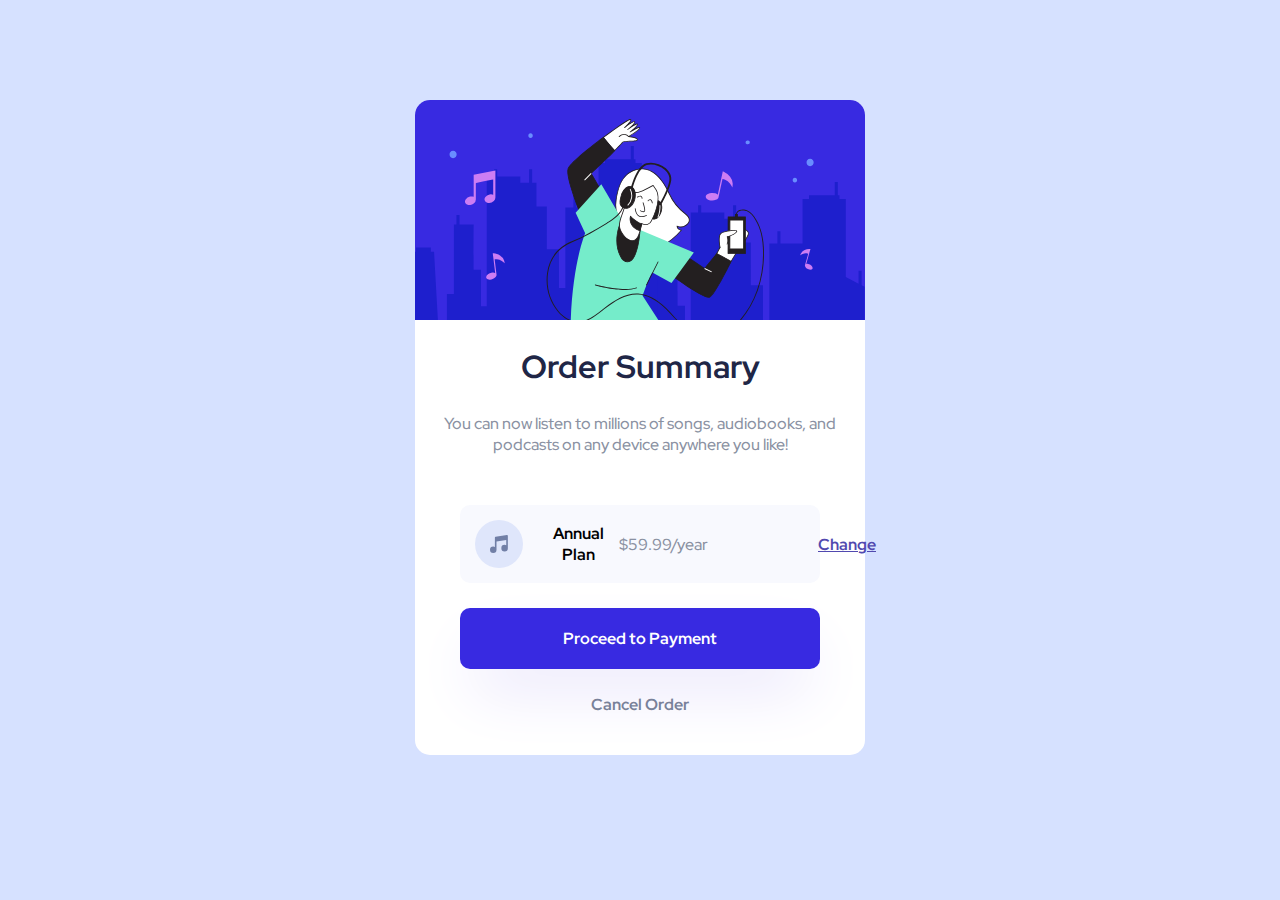
<file: cviceni/index.html>
<!DOCTYPE html>
<html lang="en">
  <head>
    <meta charset="UTF-8" />
    <meta name="viewport" content="width=device-width, initial-scale=1.0" />
    <link rel="preconnect" href="https://fonts.googleapis.com" />
    <link rel="preconnect" href="https://fonts.gstatic.com" crossorigin />
    <link
      href="https://fonts.googleapis.com/css2?family=Red+Hat+Display:wght@400;500;600;700;800;900&display=swap"
      rel="stylesheet"
    />
    <link rel="stylesheet" href="style.css" />
    <title>Order summary card</title>
  </head>
  <body>
    <div class="hlavni">
      
      <img src="img/illustration-hero.svg" class="img" alt="illustration">
      
      
      <div class="text">
        <h1>Order Summary</h1> 
        <p>You can now listen to millions of songs, audiobooks, and
            podcasts on any device anywhere you like!</p>
      </div>
      
      <div class="tlacitko_change">
        <img src="img/icon-music.svg" class="icon" alt="music icon">
        <p><strong>Annual Plan</strong><br> <div class="text_cena">$59.99/year</div></p>
        <a href=""><strong>Change</strong></a> 
      </div>
      
      <div class="tlacitko_payment">
        <a href=""><strong>Proceed to Payment</strong></a>
      </div>

      <div class="tlacitko_cancel">
        <a href=""><strong>Cancel Order</strong> </a>
     </div>
    
    </div>
  </body>
</html>
</file>
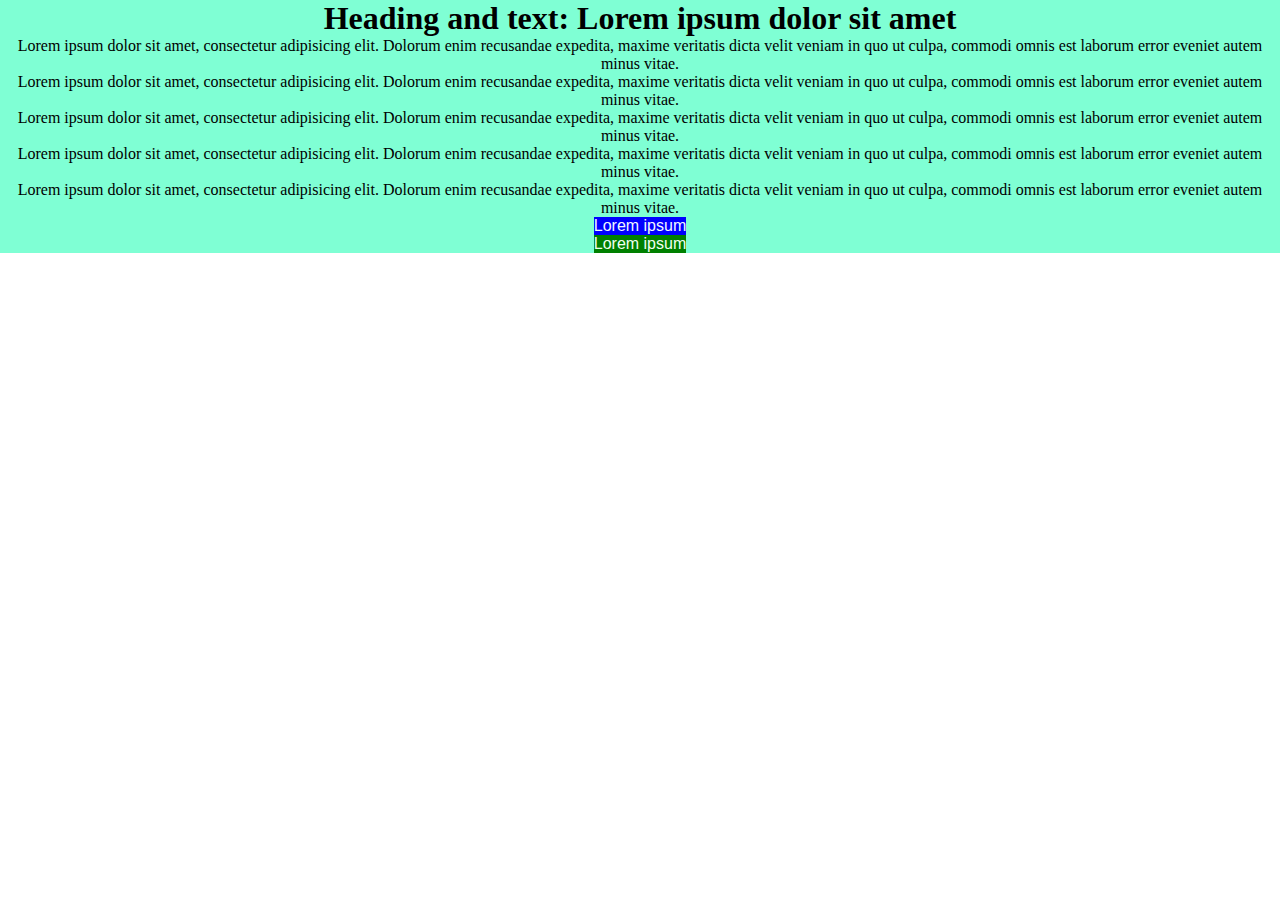
<file: jednotky_demo/index.html>
<!DOCTYPE html>
<html lang="en">
  <head>
    <meta charset="UTF-8" />
    <meta http-equiv="X-UA-Compatible" content="IE=edge" />
    <meta name="viewport" content="width=device-width, initial-scale=1.0" />
    <link rel="stylesheet" href="style.css" />
    <title>Document</title>
  </head>
  <body>
    <div class="container">
      <h1>Heading and text: Lorem ipsum dolor sit amet</h1>
      <div class="text">
        <p>
          Lorem ipsum dolor sit amet, consectetur adipisicing elit. Dolorum enim
          recusandae expedita, maxime veritatis dicta velit veniam in quo ut
          culpa, commodi omnis est laborum error eveniet autem minus vitae.
        </p>

        <p>
          Lorem ipsum dolor sit amet, consectetur adipisicing elit. Dolorum enim
          recusandae expedita, maxime veritatis dicta velit veniam in quo ut
          culpa, commodi omnis est laborum error eveniet autem minus vitae.
        </p>

        <p>
          Lorem ipsum dolor sit amet, consectetur adipisicing elit. Dolorum enim
          recusandae expedita, maxime veritatis dicta velit veniam in quo ut
          culpa, commodi omnis est laborum error eveniet autem minus vitae.
        </p>

        <p>
          Lorem ipsum dolor sit amet, consectetur adipisicing elit. Dolorum enim
          recusandae expedita, maxime veritatis dicta velit veniam in quo ut
          culpa, commodi omnis est laborum error eveniet autem minus vitae.
        </p>

        <p>
          Lorem ipsum dolor sit amet, consectetur adipisicing elit. Dolorum enim
          recusandae expedita, maxime veritatis dicta velit veniam in quo ut
          culpa, commodi omnis est laborum error eveniet autem minus vitae.
        </p>
      </div>
      <button class="first">Lorem ipsum</button>
      <button class="second">Lorem ipsum</button>
    </div>
  </body>
</html>
</file>
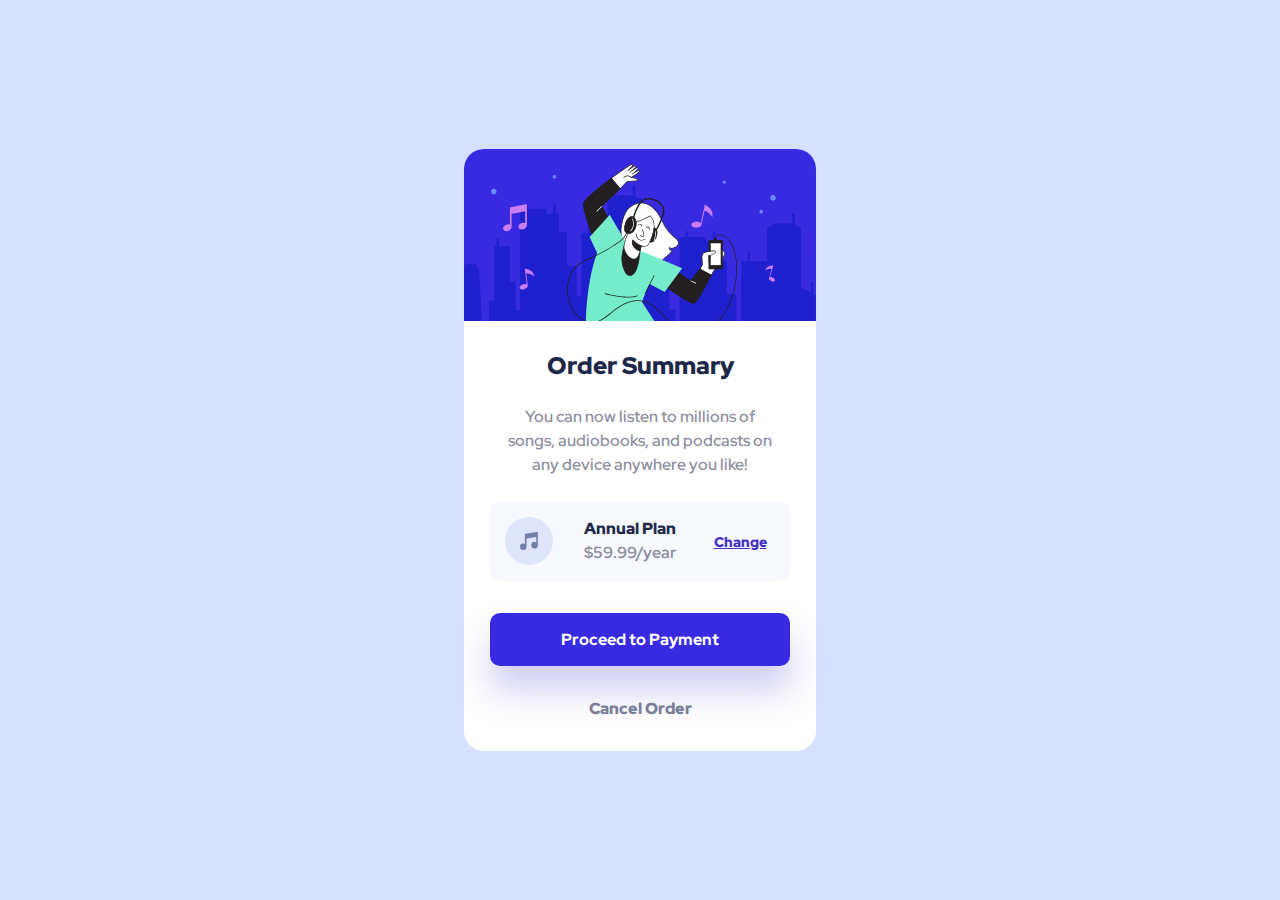
<file: reseni/index.html>
<!DOCTYPE html>
<html lang="en">
  <head>
    <meta charset="UTF-8" />
    <meta name="viewport" content="width=device-width, initial-scale=1.0" />
    <link rel="preconnect" href="https://fonts.googleapis.com" />
    <link rel="preconnect" href="https://fonts.gstatic.com" crossorigin />
    <link
      href="https://fonts.googleapis.com/css2?family=Red+Hat+Display:wght@400;500;600;700;800;900&display=swap"
      rel="stylesheet"
    />
    <link rel="stylesheet" href="style.css" />
    <title>Order summary card</title>
  </head>
  <body>
    <div class="order-summary">
      <img src="img/illustration-hero.svg" alt="Music fan" class="main-img" />
      <div class="container">
        <h1>Order Summary</h1>
        <p class="description">
          You can now listen to millions of songs, audiobooks, and podcasts on
          any device anywhere you like!
        </p>
        <div class="order">
          <img src="img/icon-music.svg" alt="Music icon" />
          <div class="selection">
            <p class="plan">Annual Plan</p>
            <p class="price">$59.99/year</p>
          </div>
          <button class="change">Change</button>
        </div>
        <button class="proceed">Proceed to Payment</button>
        <button class="cancel">Cancel Order</button>
      </div>
    </div>
  </body>
</html>
</file>
<file: cviceni/style.css>
* {
  box-sizing: border-box;
  margin: 0;
  padding: 0;
}

html {
  font-family: 'Red Hat Display', sans-serif;
  font-weight: 500;
}

/* Pro výběr barev můžeš použít např: https://imagecolorpicker.com/
Pro vygenerování stínu pro tlačítko můžeš použít např: https://cssgenerator.org/box-shadow-css-generator.html */

/* Tady je místo pro tvůj kód */

body{
  background-color: #d6e1ff;
}

.hlavni{
  display: flex;
  flex-direction: column;
  justify-content: center;
  align-items: center;
  text-align: center;
  font-family: 'Red Hat Display', sans-serif;
  font-weight: 500;
  width: 450px;
  border-radius: 15px;
  margin: 100px auto 0 auto;
  background-color: white;
  


}

.img {
  border-radius: 15px 15px 0 0;
  }


.text, .tlacitko_change, .tlacitko_payment, .tlacitko_order{
  margin: 25px;
}

.text h1{
  margin-bottom: 25px;
  color: #202646;
}

.text p{
  color: #8a91a2;
  /*width: 80%;*/
  
}

.tlacitko_change{
  display: flex;
  background-color: #f8f9fe;
  width: 80%;
  position: relative;
  border-radius: 10px;
  align-items: center;
}

.icon{
  margin: 15px;
}

.tlacitko_change p{
  margin: 15px;
}

.tlacitko_change a{
  margin: 0 15px 0 80px;
  color: #5149af;
  /*position: absolute;
  top:auto;
  bottom: auto;
  right: 15px;
  margin: 15px;
  text-align: right;*/
}

.tlacitko_change .text_cena{
  color: #8a91a2;
}

.tlacitko_payment{
  background-color: #382ae1;
  width: 80%;
  text-align: center;
  border-radius: 10px;
  padding-top: 20px;
  padding-bottom: 20px;
  margin-top: 0;
  /*box-shadow: 1px 62px 64px -14px rgba(220,215,246,255);*/
  box-shadow: 1px 30px 64px -14px rgba(225,220,250,255);
-webkit-box-shadow: 1px 30px 64px -14px rgba(225,220,250,255);
-moz-box-shadow: 1px 30px 64px -14px rgba(225,220,250,255);
}

.tlacitko_payment a{
  text-decoration: none;
  color: white;
}

.tlacitko_cancel{
  padding-bottom: 40px;
}

.tlacitko_cancel a{
  text-decoration: none;
  color: #788199;
}
</file>
<file: jednotky_demo/style.css>
* {
  box-sizing: border-box;
  margin: 0;
  padding: 0;
}

html {
  font-size: 100%;
}

button {
  font-size: 100%;
  border: none;
}

.container {
  background-color: aquamarine;
  text-align: center;
  display: flex;
  flex-direction: column;
  justify-content: center;
  align-items: center;
}

.first {
  background-color: blue;
  color: aliceblue;
}

.second {
  background-color: green;
  color: honeydew;
}
</file>
<file: reseni/style.css>
* {
  box-sizing: border-box;
  margin: 0;
  padding: 0;
}

html {
  font-family: 'Red Hat Display', sans-serif;
  font-weight: 500;
}

/* Tady je místo pro tvůj kód */

body {
  background-color: #d6e1ff;
  height: 100vh;
  width: 100vw;
  display: flex;
  justify-content: center;
  align-items: center;
  text-align: center;
}

h1 {
  font-size: 1.5rem;
  font-weight: 900;
  color: #1e2949;
  margin: 1.5rem 0;
}

p {
  color: #8d8ea0;
  line-height: 1.5;
}

button {
  background-color: transparent;
  border: none;
  font-family: 'Red Hat Display', sans-serif;
  font-size: 1rem;
  font-weight: 900;
  margin: 0.5rem;
}

.order-summary {
  width: 22rem;
  border-radius: 20px;
  background-color: #ffffff;
}

.main-img {
  width: 100%;
  height: auto;
  border-radius: 20px 20px 0 0;
}

.container {
  width: 85%;
  margin: 0 auto;
  display: flex;
  flex-direction: column;
  align-items: center;
}

.description {
  font-weight: 600;
  width: 90%;
}

.plan {
  font-weight: 900;
  color: #1e2949;
}

.price {
  font-weight: 700;
}

.change {
  color: #4231c1;
  text-decoration: underline;
  font-size: 0.9rem;
}

.change:hover {
  color: #746bf1;
  cursor: pointer;
}

.proceed {
  background-color: #382ae1;
  color: white;
  padding: 1rem 4rem;
  border-radius: 10px;
  font-weight: 800;
  box-shadow: 1px 24px 34px 0px rgba(198, 194, 241, 0.82);
  width: 100%;
}

.proceed:hover {
  background-color: #746bf1;
  cursor: pointer;
}

.cancel {
  color: #787e99;
  padding: 1rem 4rem;
  margin-bottom: 1rem;
}

.cancel:hover {
  cursor: pointer;
}

.order {
  background-color: #f8f9fe;
  width: 100%;
  display: flex;
  justify-content: space-around;
  align-items: center;
  border-radius: 10px;
  height: 5rem;
  margin: 1.5rem 0;
}
</file>
